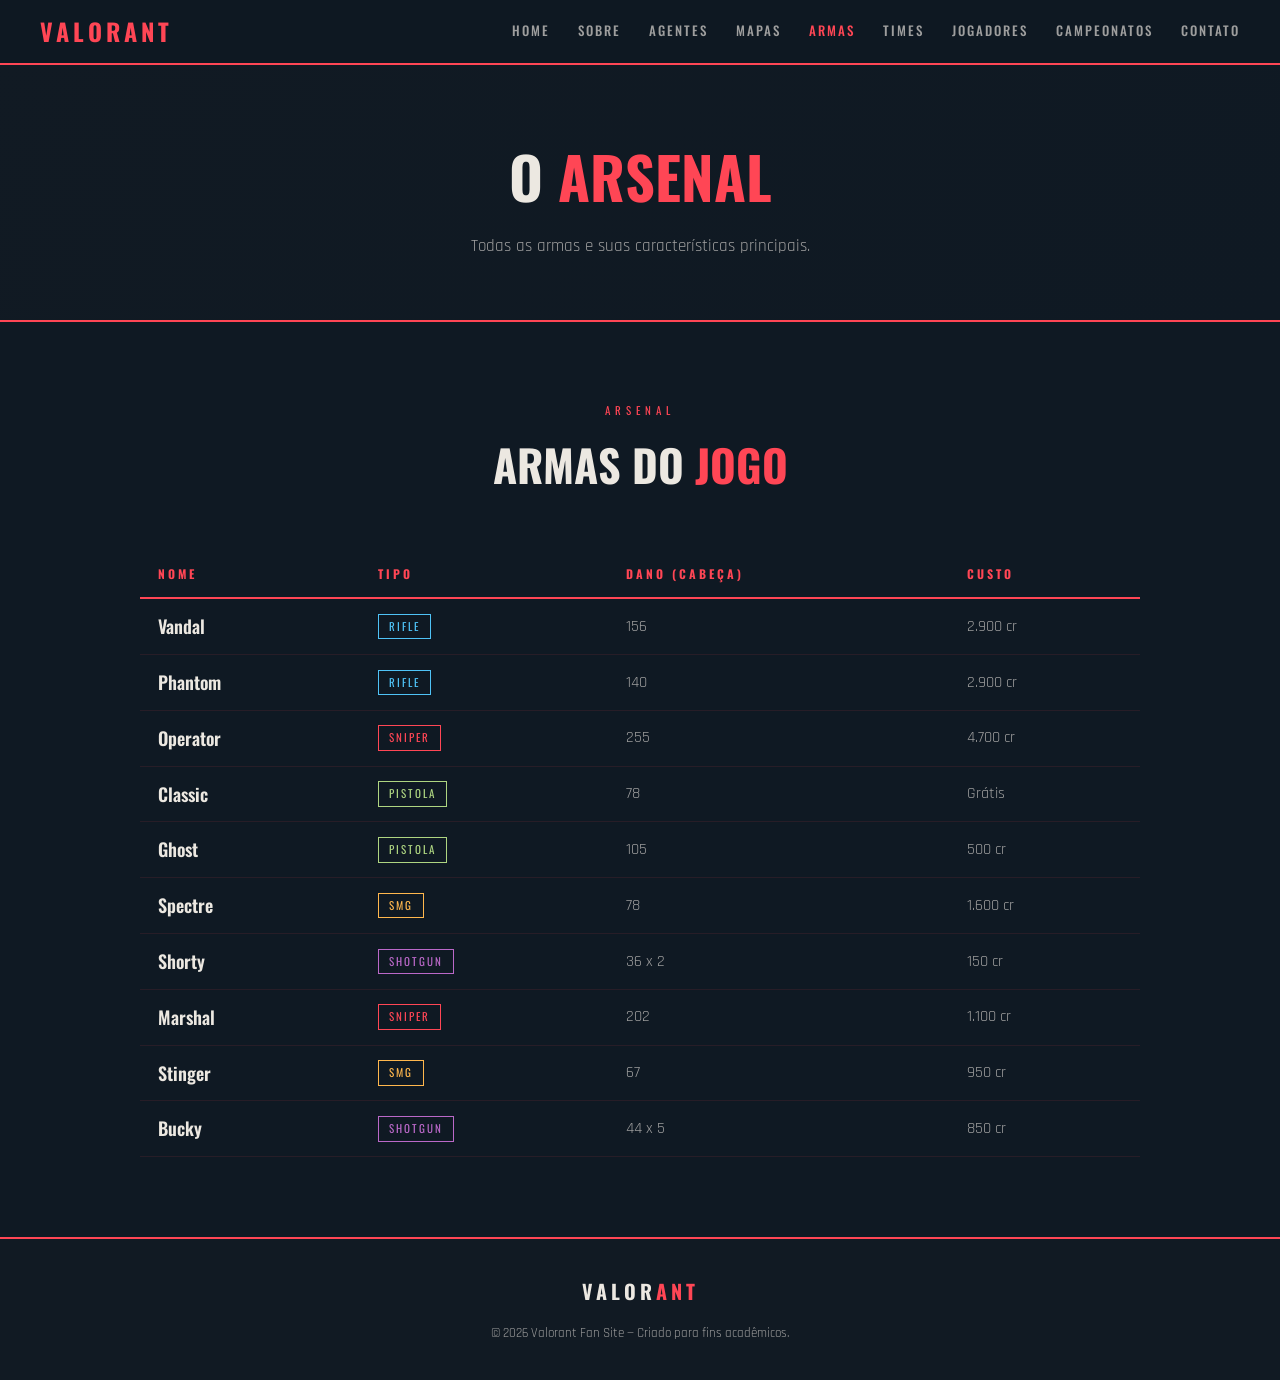
<file: pages/armas.html>
<!DOCTYPE html>
<html lang="pt-BR">
<head>
  <meta charset="UTF-8" />
  <meta name="viewport" content="width=device-width, initial-scale=1.0" />
  <title>Valorant | Armas</title>
  <link rel="stylesheet" href="../css/style.css" />
</head>
<body>

  <!-- BARRA DE NAVEGACAO -->
  <nav class="navbar">
    <div class="navbar__logo"><a href="../index.html">Valor<span>ant</span></a></div>
        <ul class="navbar__links">
      <li><a href="../index.html">Home</a></li>
      <li><a href="sobre.html">Sobre</a></li>
      <li><a href="agentes.html">Agentes</a></li>
      <li><a href="mapas.html">Mapas</a></li>
      <li><a href="armas.html">Armas</a></li>
      <li><a href="times.html">Times</a></li>
      <li><a href="jogadores.html">Jogadores</a></li>
      <li><a href="campeonatos.html">Campeonatos</a></li>
      <li><a href="contato.html">Contato</a></li>
    </ul>
  </nav>

  <section class="pagina-hero">
    <h1 class="pagina-hero__titulo">O <span>Arsenal</span></h1>
    <p class="pagina-hero__sub">Todas as armas e suas características principais.</p>
  </section>

  <section class="secao">
    <div class="secao__cabecalho">
      <span class="secao__label">Arsenal</span>
      <h2 class="secao__titulo">Armas do <span>Jogo</span></h2>
    </div>

    <table class="tabela">
      <thead>
        <tr>
          <th>Nome</th>
          <th>Tipo</th>
          <th>Dano (Cabeça)</th>
          <th>Custo</th>
        </tr>
      </thead>
      <tbody>
        <tr>
          <td>Vandal</td>
          <td><span class="etiqueta etiqueta--rifle">Rifle</span></td>
          <td>156</td>
          <td>2.900 cr</td>
        </tr>
        <tr>
          <td>Phantom</td>
          <td><span class="etiqueta etiqueta--rifle">Rifle</span></td>
          <td>140</td>
          <td>2.900 cr</td>
        </tr>
        <tr>
          <td>Operator</td>
          <td><span class="etiqueta etiqueta--sniper">Sniper</span></td>
          <td>255</td>
          <td>4.700 cr</td>
        </tr>
        <tr>
          <td>Classic</td>
          <td><span class="etiqueta etiqueta--pistola">Pistola</span></td>
          <td>78</td>
          <td>Grátis</td>
        </tr>
        <tr>
          <td>Ghost</td>
          <td><span class="etiqueta etiqueta--pistola">Pistola</span></td>
          <td>105</td>
          <td>500 cr</td>
        </tr>
        <tr>
          <td>Spectre</td>
          <td><span class="etiqueta etiqueta--smg">SMG</span></td>
          <td>78</td>
          <td>1.600 cr</td>
        </tr>
        <tr>
          <td>Shorty</td>
          <td><span class="etiqueta etiqueta--shotgun">Shotgun</span></td>
          <td>36 x 2</td>
          <td>150 cr</td>
        </tr>
        <tr>
          <td>Marshal</td>
          <td><span class="etiqueta etiqueta--sniper">Sniper</span></td>
          <td>202</td>
          <td>1.100 cr</td>
        </tr>
        <tr>
          <td>Stinger</td>
          <td><span class="etiqueta etiqueta--smg">SMG</span></td>
          <td>67</td>
          <td>950 cr</td>
        </tr>
        <tr>
          <td>Bucky</td>
          <td><span class="etiqueta etiqueta--shotgun">Shotgun</span></td>
          <td>44 x 5</td>
          <td>850 cr</td>
        </tr>
      </tbody>
    </table>
  </section>

  <!-- RODAPE -->
  <footer>
    <div class="footer__logo">Valor<span>ant</span></div>
    
    <p class="footer__copy">&copy; 2026 Valorant Fan Site &mdash; Criado para fins acadêmicos.</p>
  </footer>

  <script src="https://code.jquery.com/jquery-3.7.1.min.js"></script>
  <script src="../js/main.js"></script>

</body>
</html>
</file>
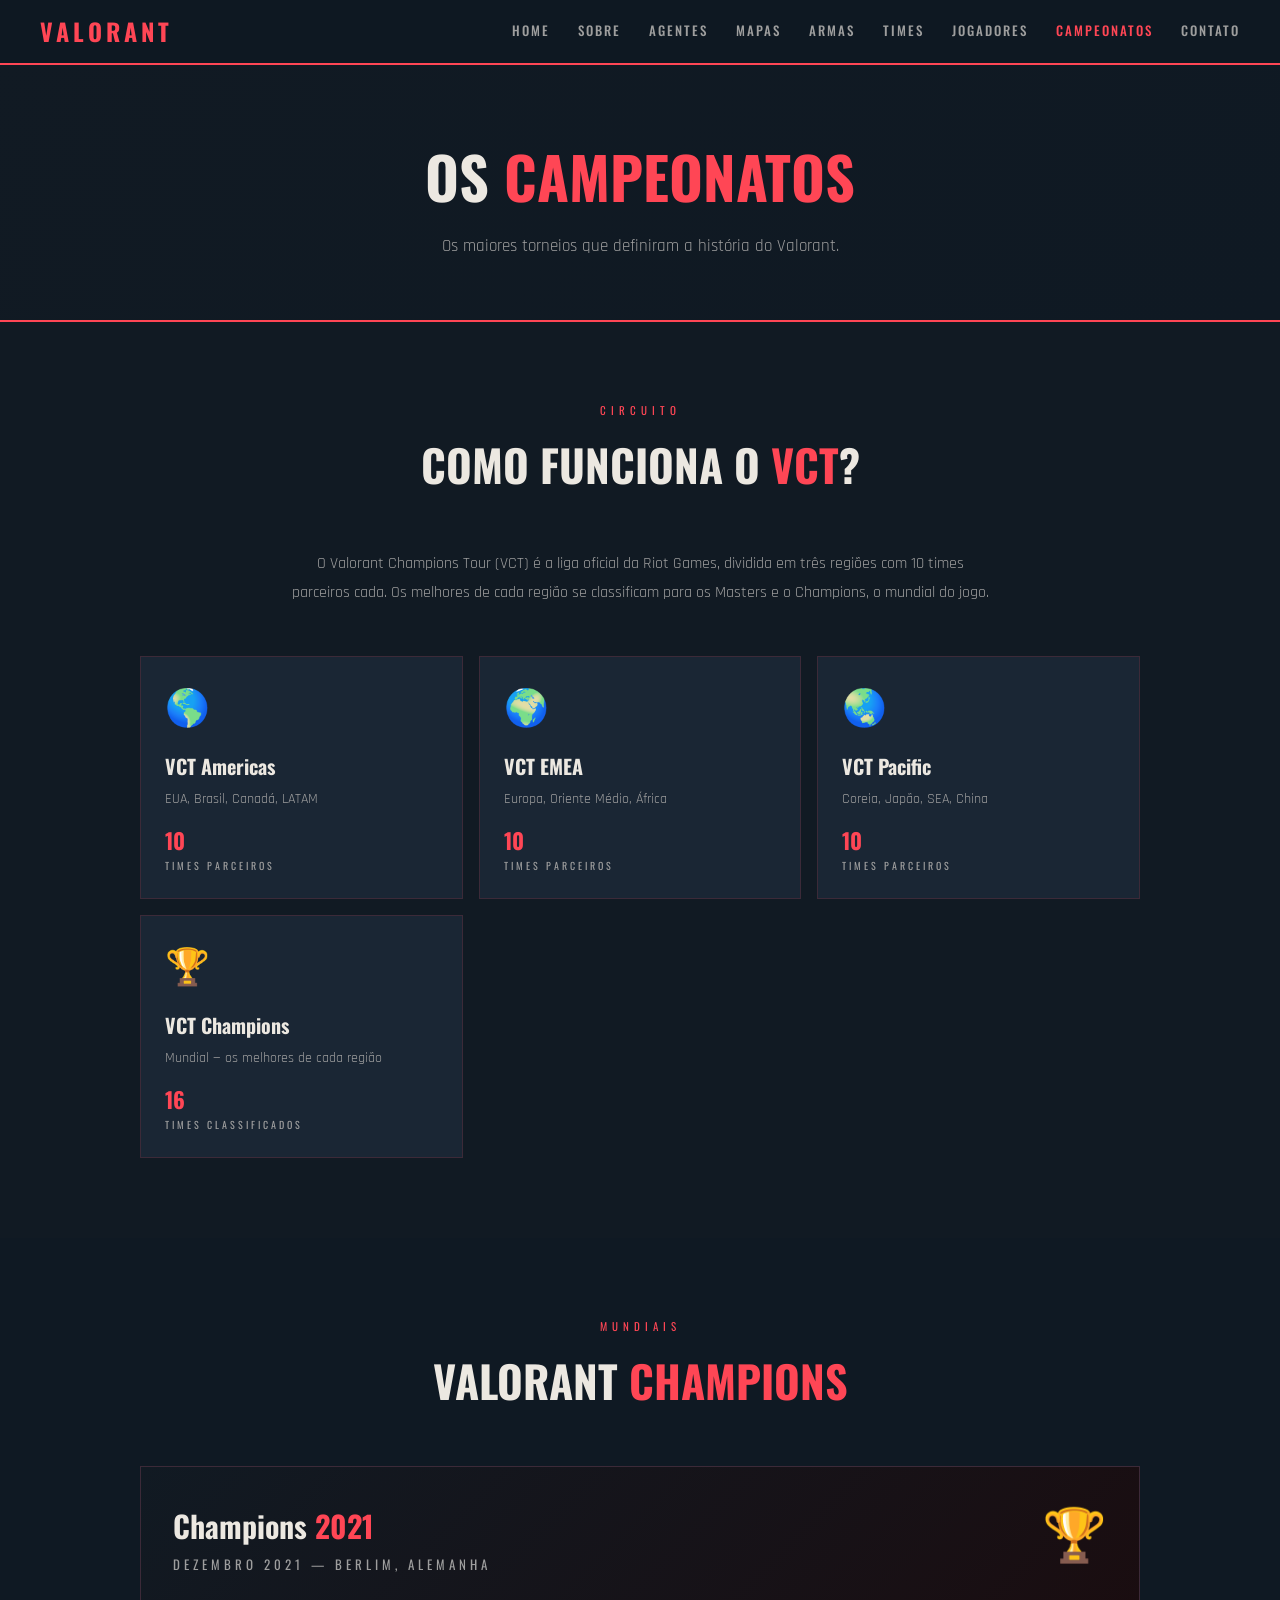
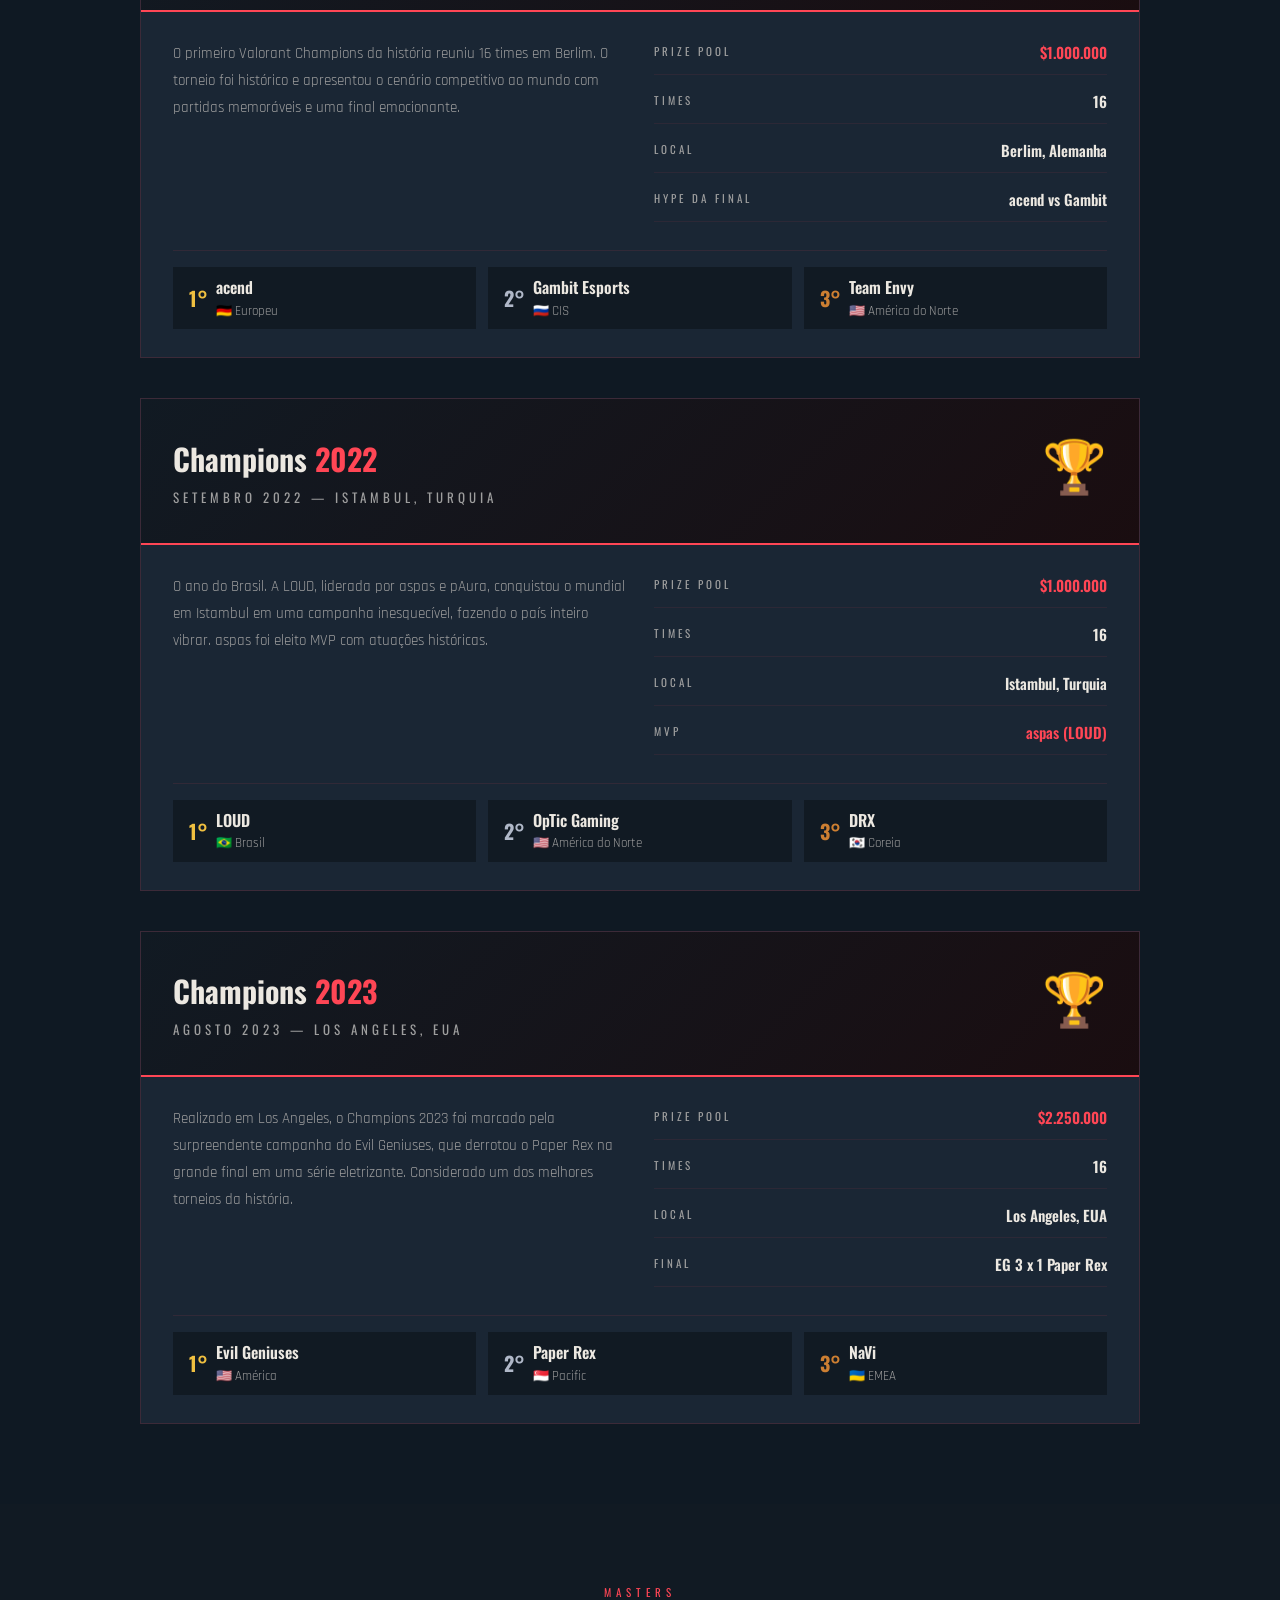
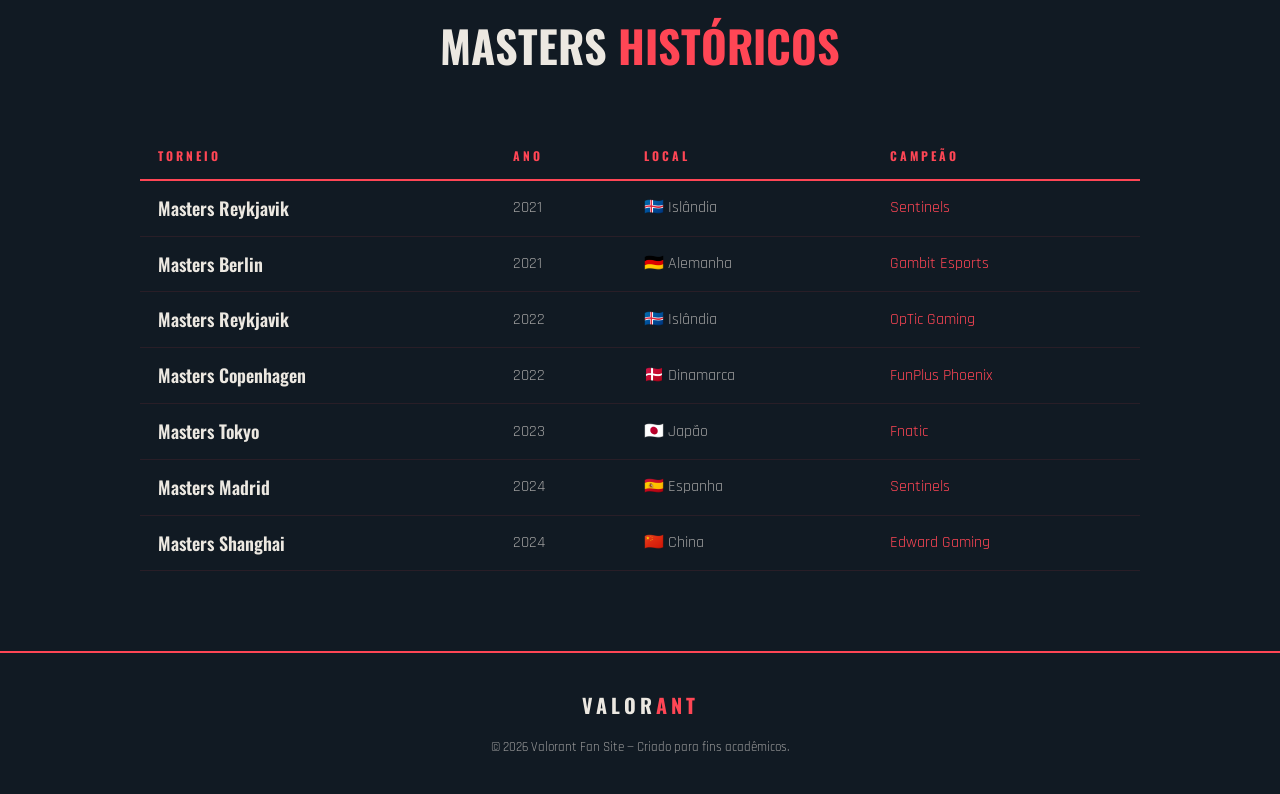
<file: pages/campeonatos.html>
<!DOCTYPE html>
<html lang="pt-BR">
<head>
  <meta charset="UTF-8" />
  <meta name="viewport" content="width=device-width, initial-scale=1.0" />
  <title>Valorant | Campeonatos</title>
  <link rel="stylesheet" href="../css/style.css" />
  <style>
   
    .camp-grid {
      display: flex;
      flex-direction: column;
      gap: 40px;
      max-width: 1000px;
      margin: 0 auto;
    }

    .camp-card {
      background-color: var(--fundo2);
      border: 1px solid rgba(255, 70, 85, 0.15);
      overflow: hidden;
      transition: border-color 0.3s;
    }

    .camp-card:hover {
      border-color: var(--vermelho);
    }

    .camp-card__topo {
      background: linear-gradient(135deg, var(--fundo3), #1a0d10);
      padding: 30px 32px;
      display: flex;
      align-items: center;
      justify-content: space-between;
      flex-wrap: wrap;
      gap: 16px;
      border-bottom: 2px solid var(--vermelho);
    }

    .camp-card__titulo {
      font-family: 'Oswald', sans-serif;
      font-size: 30px;
      font-weight: 700;
      color: var(--branco);
    }

    .camp-card__titulo span {
      color: var(--vermelho);
    }

    .camp-card__ano {
      font-family: 'Oswald', sans-serif;
      font-size: 13px;
      letter-spacing: 4px;
      text-transform: uppercase;
      color: var(--cinza);
      margin-top: 4px;
    }

    .camp-card__trofeu {
      font-size: 52px;
    }

    .camp-card__corpo {
      padding: 28px 32px;
      display: grid;
      grid-template-columns: 1fr 1fr;
      gap: 28px;
    }

    .camp-card__descricao {
      font-size: 15px;
      color: var(--cinza);
      line-height: 1.8;
    }

    .camp-card__info {
      display: flex;
      flex-direction: column;
      gap: 14px;
    }

    .info-linha {
      display: flex;
      justify-content: space-between;
      align-items: center;
      border-bottom: 1px solid rgba(255,70,85,0.08);
      padding-bottom: 10px;
    }

    .info-linha__label {
      font-family: 'Oswald', sans-serif;
      font-size: 11px;
      letter-spacing: 3px;
      text-transform: uppercase;
      color: var(--cinza);
    }

    .info-linha__valor {
      font-family: 'Oswald', sans-serif;
      font-size: 15px;
      font-weight: 600;
      color: var(--branco);
      text-align: right;
    }

    .info-linha__valor.destaque {
      color: var(--vermelho);
    }

    .camp-card__podio {
      grid-column: 1 / -1;
      display: flex;
      gap: 12px;
      flex-wrap: wrap;
      padding-top: 16px;
      border-top: 1px solid rgba(255,70,85,0.1);
    }

    .podio-item {
      display: flex;
      align-items: center;
      gap: 8px;
      background-color: var(--fundo3);
      padding: 8px 16px;
      flex: 1;
      min-width: 160px;
    }

    .podio-item__pos {
      font-family: 'Oswald', sans-serif;
      font-size: 20px;
      font-weight: 700;
    }

    .pos-1 { color: #f0c040; }
    .pos-2 { color: #b0b8c8; }
    .pos-3 { color: #cd7f32; }

    .podio-item__time {
      font-family: 'Oswald', sans-serif;
      font-size: 16px;
      font-weight: 600;
      color: var(--branco);
    }

    .podio-item__pais {
      font-size: 13px;
      color: var(--cinza);
    }

    .vct-regiao {
      display: grid;
      grid-template-columns: repeat(auto-fit, minmax(260px, 1fr));
      gap: 16px;
      max-width: 1000px;
      margin: 0 auto;
    }

    .vct-card {
      background-color: var(--fundo2);
      border: 1px solid rgba(255,70,85,0.15);
      padding: 24px;
      transition: border-color 0.3s;
    }

    .vct-card:hover { border-color: var(--vermelho); }

    .vct-card__icone {
      font-size: 36px;
      margin-bottom: 12px;
    }

    .vct-card__nome {
      font-family: 'Oswald', sans-serif;
      font-size: 20px;
      font-weight: 700;
      color: var(--branco);
      margin-bottom: 6px;
    }

    .vct-card__paises {
      font-size: 14px;
      color: var(--cinza);
      margin-bottom: 12px;
    }

    .vct-card__times {
      font-family: 'Oswald', sans-serif;
      font-size: 22px;
      font-weight: 700;
      color: var(--vermelho);
    }

    .vct-card__label {
      font-family: 'Oswald', sans-serif;
      font-size: 10px;
      letter-spacing: 3px;
      text-transform: uppercase;
      color: var(--cinza);
    }

    @media (max-width: 640px) {
      .camp-card__corpo {
        grid-template-columns: 1fr;
      }
    }
  </style>
</head>
<body>

  <nav class="navbar">
    <div class="navbar__logo"><a href="../index.html">Valor<span>ant</span></a></div>
    <ul class="navbar__links">
      <li><a href="../index.html">Home</a></li>
      <li><a href="sobre.html">Sobre</a></li>
      <li><a href="agentes.html">Agentes</a></li>
      <li><a href="mapas.html">Mapas</a></li>
      <li><a href="armas.html">Armas</a></li>
      <li><a href="times.html">Times</a></li>
      <li><a href="jogadores.html">Jogadores</a></li>
      <li><a href="campeonatos.html" class="active">Campeonatos</a></li>
      <li><a href="contato.html">Contato</a></li>
    </ul>
  </nav>

  <section class="pagina-hero">
    <h1 class="pagina-hero__titulo">Os <span>Campeonatos</span></h1>
    <p class="pagina-hero__sub">Os maiores torneios que definiram a história do Valorant.</p>
  </section>

  <section class="secao secao--escura">
    <div class="secao__cabecalho">
      <span class="secao__label">Circuito</span>
      <h2 class="secao__titulo">Como funciona o <span>VCT</span>?</h2>
    </div>
    <p style="text-align:center; color: var(--cinza); font-size:16px; max-width:700px; margin: 0 auto 48px; line-height:1.8;">
      O Valorant Champions Tour (VCT) é a liga oficial da Riot Games, dividida em três regiões com 10 times parceiros cada. Os melhores de cada região se classificam para os Masters e o Champions, o mundial do jogo.
    </p>
    <div class="vct-regiao">
      <div class="vct-card">
        <div class="vct-card__icone">🌎</div>
        <div class="vct-card__nome">VCT Americas</div>
        <div class="vct-card__paises">EUA, Brasil, Canadá, LATAM</div>
        <div class="vct-card__times">10</div>
        <div class="vct-card__label">Times parceiros</div>
      </div>
      <div class="vct-card">
        <div class="vct-card__icone">🌍</div>
        <div class="vct-card__nome">VCT EMEA</div>
        <div class="vct-card__paises">Europa, Oriente Médio, África</div>
        <div class="vct-card__times">10</div>
        <div class="vct-card__label">Times parceiros</div>
      </div>
      <div class="vct-card">
        <div class="vct-card__icone">🌏</div>
        <div class="vct-card__nome">VCT Pacific</div>
        <div class="vct-card__paises">Coreia, Japão, SEA, China</div>
        <div class="vct-card__times">10</div>
        <div class="vct-card__label">Times parceiros</div>
      </div>
      <div class="vct-card">
        <div class="vct-card__icone">🏆</div>
        <div class="vct-card__nome">VCT Champions</div>
        <div class="vct-card__paises">Mundial — os melhores de cada região</div>
        <div class="vct-card__times">16</div>
        <div class="vct-card__label">Times classificados</div>
      </div>
    </div>
  </section>

  <section class="secao">
    <div class="secao__cabecalho">
      <span class="secao__label">Mundiais</span>
      <h2 class="secao__titulo">Valorant <span>Champions</span></h2>
    </div>

    <div class="camp-grid">

      <div class="camp-card">
        <div class="camp-card__topo">
          <div>
            <div class="camp-card__titulo">Champions <span>2021</span></div>
            <div class="camp-card__ano">Dezembro 2021 &mdash; Berlim, Alemanha</div>
          </div>
          <div class="camp-card__trofeu">🏆</div>
        </div>
        <div class="camp-card__corpo">
          <p class="camp-card__descricao">
            O primeiro Valorant Champions da história reuniu 16 times em Berlim. O torneio foi histórico e apresentou o cenário competitivo ao mundo com partidas memoráveis e uma final emocionante.
          </p>
          <div class="camp-card__info">
            <div class="info-linha">
              <span class="info-linha__label">Prize Pool</span>
              <span class="info-linha__valor destaque">$1.000.000</span>
            </div>
            <div class="info-linha">
              <span class="info-linha__label">Times</span>
              <span class="info-linha__valor">16</span>
            </div>
            <div class="info-linha">
              <span class="info-linha__label">Local</span>
              <span class="info-linha__valor">Berlim, Alemanha</span>
            </div>
            <div class="info-linha">
              <span class="info-linha__label">Hype da Final</span>
              <span class="info-linha__valor">acend vs Gambit</span>
            </div>
          </div>
          <div class="camp-card__podio">
            <div class="podio-item">
              <span class="podio-item__pos pos-1">1°</span>
              <div>
                <div class="podio-item__time">acend</div>
                <div class="podio-item__pais">🇩🇪 Europeu</div>
              </div>
            </div>
            <div class="podio-item">
              <span class="podio-item__pos pos-2">2°</span>
              <div>
                <div class="podio-item__time">Gambit Esports</div>
                <div class="podio-item__pais">🇷🇺 CIS</div>
              </div>
            </div>
            <div class="podio-item">
              <span class="podio-item__pos pos-3">3°</span>
              <div>
                <div class="podio-item__time">Team Envy</div>
                <div class="podio-item__pais">🇺🇸 América do Norte</div>
              </div>
            </div>
          </div>
        </div>
      </div>

      <div class="camp-card">
        <div class="camp-card__topo">
          <div>
            <div class="camp-card__titulo">Champions <span>2022</span></div>
            <div class="camp-card__ano">Setembro 2022 &mdash; Istambul, Turquia</div>
          </div>
          <div class="camp-card__trofeu">🏆</div>
        </div>
        <div class="camp-card__corpo">
          <p class="camp-card__descricao">
            O ano do Brasil. A LOUD, liderada por aspas e pAura, conquistou o mundial em Istambul em uma campanha inesquecível, fazendo o país inteiro vibrar. aspas foi eleito MVP com atuações históricas.
          </p>
          <div class="camp-card__info">
            <div class="info-linha">
              <span class="info-linha__label">Prize Pool</span>
              <span class="info-linha__valor destaque">$1.000.000</span>
            </div>
            <div class="info-linha">
              <span class="info-linha__label">Times</span>
              <span class="info-linha__valor">16</span>
            </div>
            <div class="info-linha">
              <span class="info-linha__label">Local</span>
              <span class="info-linha__valor">Istambul, Turquia</span>
            </div>
            <div class="info-linha">
              <span class="info-linha__label">MVP</span>
              <span class="info-linha__valor destaque">aspas (LOUD)</span>
            </div>
          </div>
          <div class="camp-card__podio">
            <div class="podio-item">
              <span class="podio-item__pos pos-1">1°</span>
              <div>
                <div class="podio-item__time">LOUD</div>
                <div class="podio-item__pais">🇧🇷 Brasil</div>
              </div>
            </div>
            <div class="podio-item">
              <span class="podio-item__pos pos-2">2°</span>
              <div>
                <div class="podio-item__time">OpTic Gaming</div>
                <div class="podio-item__pais">🇺🇸 América do Norte</div>
              </div>
            </div>
            <div class="podio-item">
              <span class="podio-item__pos pos-3">3°</span>
              <div>
                <div class="podio-item__time">DRX</div>
                <div class="podio-item__pais">🇰🇷 Coreia</div>
              </div>
            </div>
          </div>
        </div>
      </div>

      <div class="camp-card">
        <div class="camp-card__topo">
          <div>
            <div class="camp-card__titulo">Champions <span>2023</span></div>
            <div class="camp-card__ano">Agosto 2023 &mdash; Los Angeles, EUA</div>
          </div>
          <div class="camp-card__trofeu">🏆</div>
        </div>
        <div class="camp-card__corpo">
          <p class="camp-card__descricao">
            Realizado em Los Angeles, o Champions 2023 foi marcado pela surpreendente campanha do Evil Geniuses, que derrotou o Paper Rex na grande final em uma série eletrizante. Considerado um dos melhores torneios da história.
          </p>
          <div class="camp-card__info">
            <div class="info-linha">
              <span class="info-linha__label">Prize Pool</span>
              <span class="info-linha__valor destaque">$2.250.000</span>
            </div>
            <div class="info-linha">
              <span class="info-linha__label">Times</span>
              <span class="info-linha__valor">16</span>
            </div>
            <div class="info-linha">
              <span class="info-linha__label">Local</span>
              <span class="info-linha__valor">Los Angeles, EUA</span>
            </div>
            <div class="info-linha">
              <span class="info-linha__label">Final</span>
              <span class="info-linha__valor">EG 3 x 1 Paper Rex</span>
            </div>
          </div>
          <div class="camp-card__podio">
            <div class="podio-item">
              <span class="podio-item__pos pos-1">1°</span>
              <div>
                <div class="podio-item__time">Evil Geniuses</div>
                <div class="podio-item__pais">🇺🇸 América</div>
              </div>
            </div>
            <div class="podio-item">
              <span class="podio-item__pos pos-2">2°</span>
              <div>
                <div class="podio-item__time">Paper Rex</div>
                <div class="podio-item__pais">🇸🇬 Pacific</div>
              </div>
            </div>
            <div class="podio-item">
              <span class="podio-item__pos pos-3">3°</span>
              <div>
                <div class="podio-item__time">NaVi</div>
                <div class="podio-item__pais">🇺🇦 EMEA</div>
              </div>
            </div>
          </div>
        </div>
      </div>

    </div>
  </section>

  <section class="secao secao--escura">
    <div class="secao__cabecalho">
      <span class="secao__label">Masters</span>
      <h2 class="secao__titulo">Masters <span>Históricos</span></h2>
    </div>
    <div style="max-width:1000px; margin: 0 auto;">
      <table class="tabela">
        <thead>
          <tr>
            <th>Torneio</th>
            <th>Ano</th>
            <th>Local</th>
            <th>Campeão</th>
          </tr>
        </thead>
        <tbody>
          <tr>
            <td>Masters Reykjavik</td>
            <td>2021</td>
            <td>🇮🇸 Islândia</td>
            <td style="color: var(--vermelho);">Sentinels</td>
          </tr>
          <tr>
            <td>Masters Berlin</td>
            <td>2021</td>
            <td>🇩🇪 Alemanha</td>
            <td style="color: var(--vermelho);">Gambit Esports</td>
          </tr>
          <tr>
            <td>Masters Reykjavik</td>
            <td>2022</td>
            <td>🇮🇸 Islândia</td>
            <td style="color: var(--vermelho);">OpTic Gaming</td>
          </tr>
          <tr>
            <td>Masters Copenhagen</td>
            <td>2022</td>
            <td>🇩🇰 Dinamarca</td>
            <td style="color: var(--vermelho);">FunPlus Phoenix</td>
          </tr>
          <tr>
            <td>Masters Tokyo</td>
            <td>2023</td>
            <td>🇯🇵 Japão</td>
            <td style="color: var(--vermelho);">Fnatic</td>
          </tr>
          <tr>
            <td>Masters Madrid</td>
            <td>2024</td>
            <td>🇪🇸 Espanha</td>
            <td style="color: var(--vermelho);">Sentinels</td>
          </tr>
          <tr>
            <td>Masters Shanghai</td>
            <td>2024</td>
            <td>🇨🇳 China</td>
            <td style="color: var(--vermelho);">Edward Gaming</td>
          </tr>
        </tbody>
      </table>
    </div>
  </section>

  <footer>
    <div class="footer__logo">Valor<span>ant</span></div>
    <p class="footer__copy">&copy; 2026 Valorant Fan Site &mdash; Criado para fins acadêmicos.</p>
  </footer>

  <script src="https://code.jquery.com/jquery-3.7.1.min.js"></script>
  <script src="../js/main.js"></script>
</body>
</html>
</file>
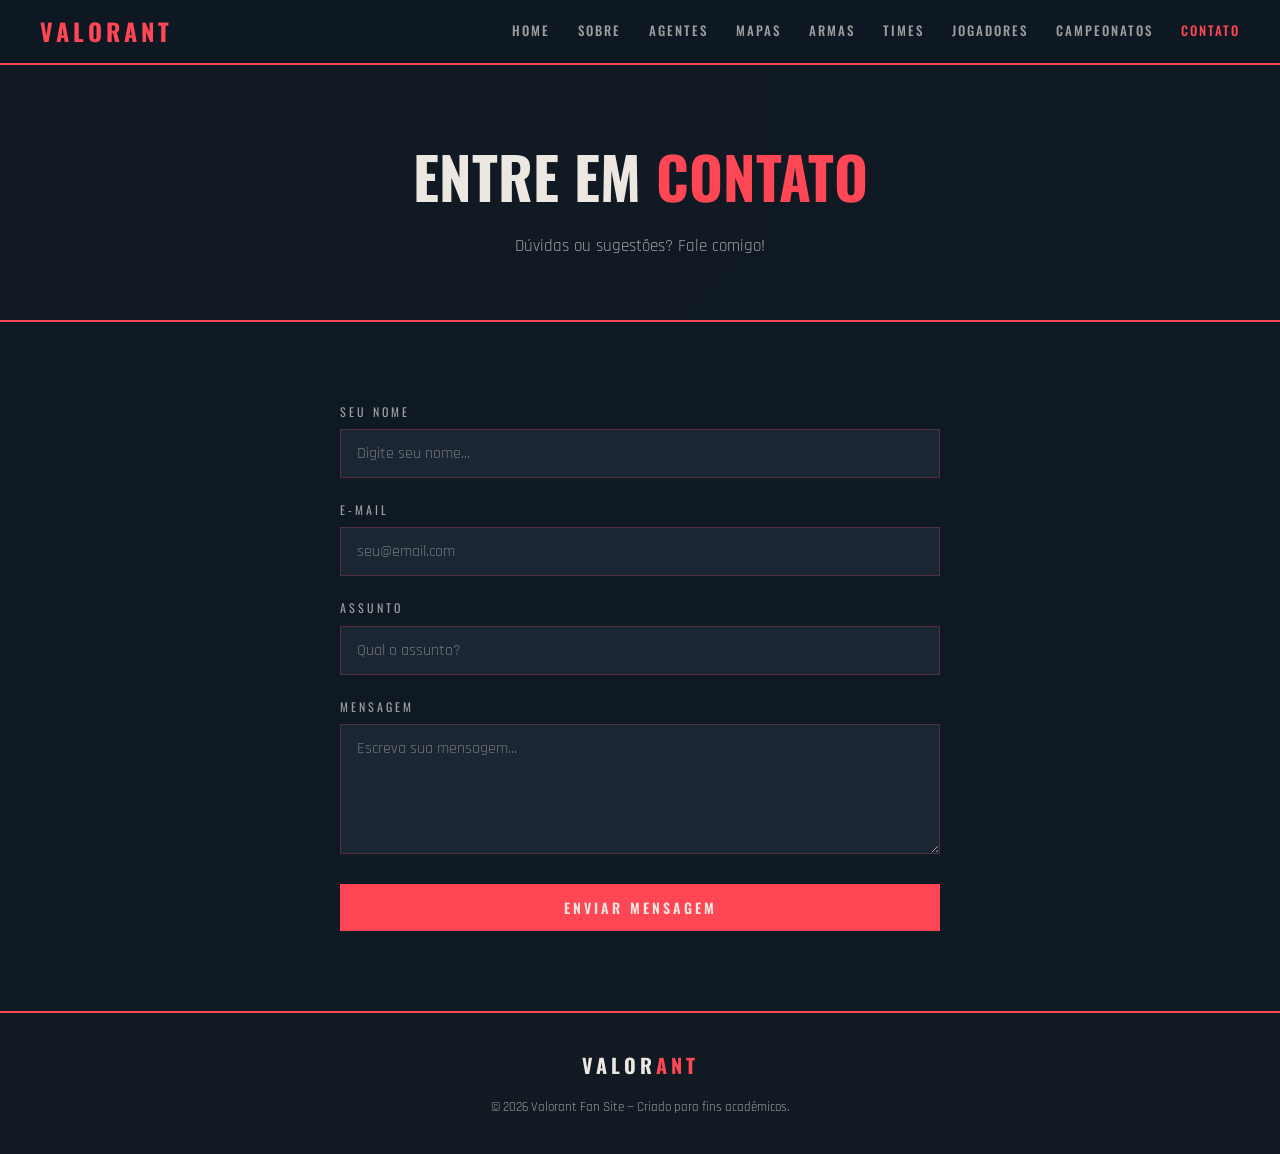
<file: pages/contato.html>
<!DOCTYPE html>
<html lang="pt-BR">
<head>
  <meta charset="UTF-8" />
  <meta name="viewport" content="width=device-width, initial-scale=1.0" />
  <title>Valorant | Contato</title>
  <link rel="stylesheet" href="../css/style.css" />
</head>
<body>

  <nav class="navbar">
    <div class="navbar__logo"><a href="../index.html">Valor<span>ant</span></a></div>
        <ul class="navbar__links">
      <li><a href="../index.html">Home</a></li>
      <li><a href="sobre.html">Sobre</a></li>
      <li><a href="agentes.html">Agentes</a></li>
      <li><a href="mapas.html">Mapas</a></li>
      <li><a href="armas.html">Armas</a></li>
      <li><a href="times.html">Times</a></li>
      <li><a href="jogadores.html">Jogadores</a></li>
      <li><a href="campeonatos.html">Campeonatos</a></li>
      <li><a href="contato.html">Contato</a></li>
    </ul>
  </nav>

  <section class="pagina-hero">
    <h1 class="pagina-hero__titulo">Entre em <span>Contato</span></h1>
    <p class="pagina-hero__sub">Dúvidas ou sugestões? Fale comigo!</p>
  </section>

  <section class="secao">
    <div style="max-width: 600px; margin: 0 auto;">

      <div class="grupo">
        <label for="nome">Seu Nome</label>
        <input type="text" id="nome" placeholder="Digite seu nome..." />
      </div>

      <div class="grupo">
        <label for="email">E-mail</label>
        <input type="email" id="email" placeholder="seu@email.com" />
      </div>

      <div class="grupo">
        <label for="assunto">Assunto</label>
        <input type="text" id="assunto" placeholder="Qual o assunto?" />
      </div>

      <div class="grupo">
        <label for="mensagem">Mensagem</label>
        <textarea id="mensagem" placeholder="Escreva sua mensagem..."></textarea>
      </div>

      <button class="btn btn--vermelho" id="btn-enviar" style="width: 100%;">Enviar Mensagem</button>

      <div class="mensagem-ok" id="aviso-ok">&#10003; Mensagem enviada com sucesso!</div>

    </div>
  </section>

  <footer>
    <div class="footer__logo">Valor<span>ant</span></div>
    
    <p class="footer__copy">&copy; 2026 Valorant Fan Site &mdash; Criado para fins acadêmicos.</p>
  </footer>

  <script src="https://code.jquery.com/jquery-3.7.1.min.js"></script>
  <script src="../js/main.js"></script>

  <script>
    $('#btn-enviar').on('click', function () {
      var nome     = $('#nome').val().trim();
      var email    = $('#email').val().trim();
      var mensagem = $('#mensagem').val().trim();

      if (nome === '' || email === '' || mensagem === '') {
        alert('Por favor, preencha todos os campos obrigatórios.');
        return;
      }

      $('#aviso-ok').fadeIn(400);
      $('#nome, #email, #assunto, #mensagem').val('');

      setTimeout(function () {
        $('#aviso-ok').fadeOut(400);
      }, 4000);
    });
  </script>

</body>
</html>
</file>
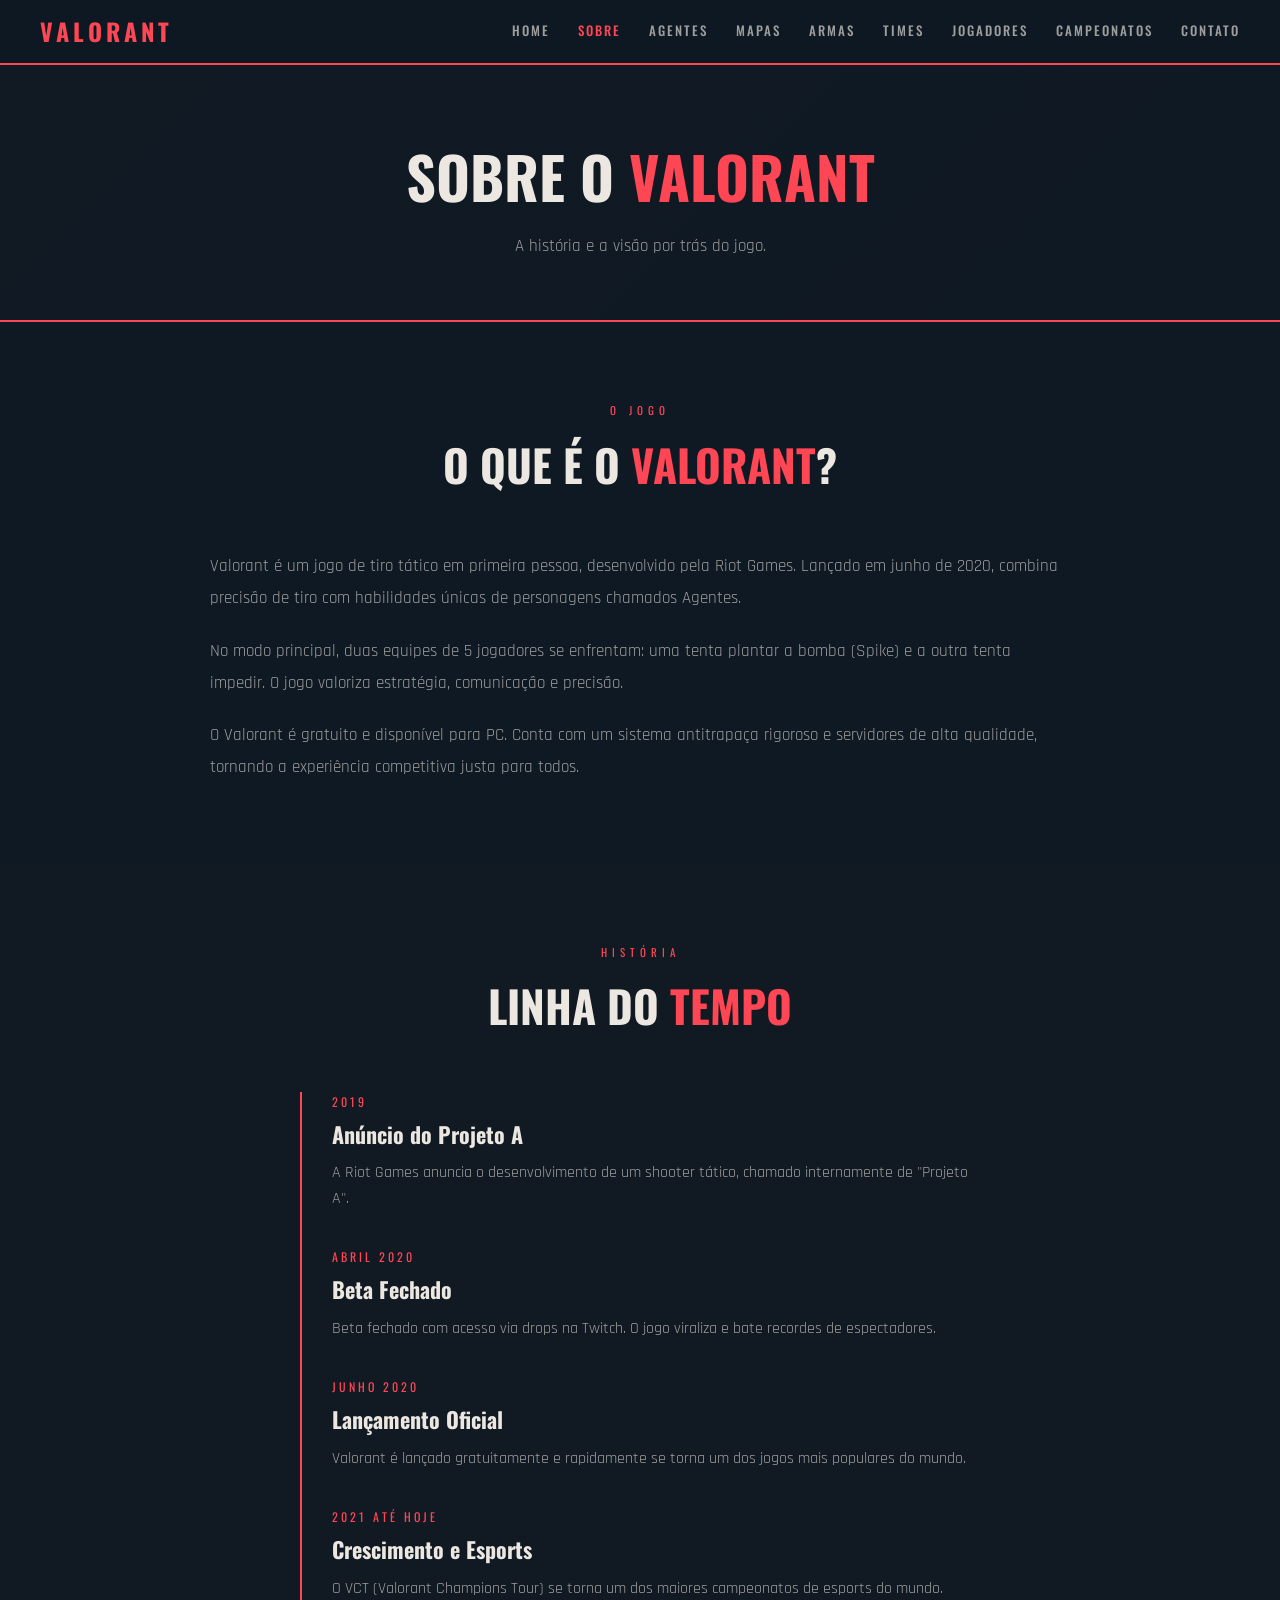
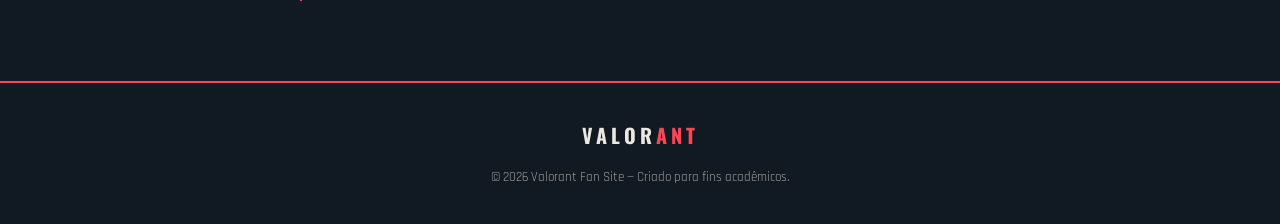
<file: pages/sobre.html>
<!DOCTYPE html>
<html lang="pt-BR">
<head>
  <meta charset="UTF-8" />
  <meta name="viewport" content="width=device-width, initial-scale=1.0" />
  <title>Valorant | Sobre</title>
  <link rel="stylesheet" href="../css/style.css" />
</head>
<body>

  <nav class="navbar">
    <div class="navbar__logo"><a href="../index.html">Valor<span>ant</span></a></div>
        <ul class="navbar__links">
      <li><a href="../index.html">Home</a></li>
      <li><a href="sobre.html">Sobre</a></li>
      <li><a href="agentes.html">Agentes</a></li>
      <li><a href="mapas.html">Mapas</a></li>
      <li><a href="armas.html">Armas</a></li>
      <li><a href="times.html">Times</a></li>
      <li><a href="jogadores.html">Jogadores</a></li>
      <li><a href="campeonatos.html">Campeonatos</a></li>
      <li><a href="contato.html">Contato</a></li>
    </ul>
  </nav>

  <section class="pagina-hero">
    <h1 class="pagina-hero__titulo">Sobre o <span>Valorant</span></h1>
    <p class="pagina-hero__sub">A história e a visão por trás do jogo.</p>
  </section>

  <section class="secao">
    <div style="max-width: 860px; margin: 0 auto;">
      <div class="secao__cabecalho">
        <span class="secao__label">O Jogo</span>
        <h2 class="secao__titulo">O que é o <span>Valorant</span>?</h2>
      </div>

      <p style="color: var(--cinza); font-size: 17px; line-height: 1.9; margin-bottom: 20px;">
        Valorant é um jogo de tiro tático em primeira pessoa, desenvolvido pela Riot Games.
        Lançado em junho de 2020, combina precisão de tiro com habilidades únicas de personagens chamados Agentes.
      </p>

      <p style="color: var(--cinza); font-size: 17px; line-height: 1.9; margin-bottom: 20px;">
        No modo principal, duas equipes de 5 jogadores se enfrentam: uma tenta plantar a bomba (Spike)
        e a outra tenta impedir. O jogo valoriza estratégia, comunicação e precisão.
      </p>

      <p style="color: var(--cinza); font-size: 17px; line-height: 1.9;">
        O Valorant é gratuito e disponível para PC. Conta com um sistema antitrapaça rigoroso
        e servidores de alta qualidade, tornando a experiência competitiva justa para todos.
      </p>
    </div>
  </section>

  <section class="secao secao--escura">
    <div class="secao__cabecalho">
      <span class="secao__label">História</span>
      <h2 class="secao__titulo">Linha do <span>Tempo</span></h2>
    </div>

    <div style="max-width: 680px; margin: 0 auto; border-left: 2px solid var(--vermelho); padding-left: 30px; display: flex; flex-direction: column; gap: 36px;">

      <div>
        <p style="font-family: 'Oswald', sans-serif; color: var(--vermelho); font-size: 12px; letter-spacing: 3px; text-transform: uppercase; margin-bottom: 6px;">2019</p>
        <h3 style="font-family: 'Oswald', sans-serif; font-size: 22px; color: var(--branco); margin-bottom: 8px;">Anúncio do Projeto A</h3>
        <p style="color: var(--cinza); font-size: 16px;">A Riot Games anuncia o desenvolvimento de um shooter tático, chamado internamente de "Projeto A".</p>
      </div>

      <div>
        <p style="font-family: 'Oswald', sans-serif; color: var(--vermelho); font-size: 12px; letter-spacing: 3px; text-transform: uppercase; margin-bottom: 6px;">Abril 2020</p>
        <h3 style="font-family: 'Oswald', sans-serif; font-size: 22px; color: var(--branco); margin-bottom: 8px;">Beta Fechado</h3>
        <p style="color: var(--cinza); font-size: 16px;">Beta fechado com acesso via drops na Twitch. O jogo viraliza e bate recordes de espectadores.</p>
      </div>

      <div>
        <p style="font-family: 'Oswald', sans-serif; color: var(--vermelho); font-size: 12px; letter-spacing: 3px; text-transform: uppercase; margin-bottom: 6px;">Junho 2020</p>
        <h3 style="font-family: 'Oswald', sans-serif; font-size: 22px; color: var(--branco); margin-bottom: 8px;">Lançamento Oficial</h3>
        <p style="color: var(--cinza); font-size: 16px;">Valorant é lançado gratuitamente e rapidamente se torna um dos jogos mais populares do mundo.</p>
      </div>

      <div>
        <p style="font-family: 'Oswald', sans-serif; color: var(--vermelho); font-size: 12px; letter-spacing: 3px; text-transform: uppercase; margin-bottom: 6px;">2021 até hoje</p>
        <h3 style="font-family: 'Oswald', sans-serif; font-size: 22px; color: var(--branco); margin-bottom: 8px;">Crescimento e Esports</h3>
        <p style="color: var(--cinza); font-size: 16px;">O VCT (Valorant Champions Tour) se torna um dos maiores campeonatos de esports do mundo.</p>
      </div>

    </div>
  </section>

  <footer>
    <div class="footer__logo">Valor<span>ant</span></div>
    
    <p class="footer__copy">&copy; 2026 Valorant Fan Site &mdash; Criado para fins acadêmicos.</p>
  </footer>

  <script src="https://code.jquery.com/jquery-3.7.1.min.js"></script>
  <script src="../js/main.js"></script>

</body>
</html>
</file>
<file: css/style.css>
@import url('https://fonts.googleapis.com/css2?family=Rajdhani:wght@400;500;600;700&family=Oswald:wght@400;600;700&display=swap');

:root {
  --vermelho: #ff4655;
  --vermelho-escuro: #c0392b;
  --branco: #ece8e1;
  --cinza: #9e9e9e;
  --fundo: #0f1923;
  --fundo2: #1a2634;
  --fundo3: #111a23;
}

* {
  margin: 0;
  padding: 0;
  box-sizing: border-box;
}

body {
  background-color: var(--fundo);
  color: var(--branco);
  font-family: 'Rajdhani', sans-serif;
  font-size: 16px;
  line-height: 1.6;
}

a {
  text-decoration: none;
  color: inherit;
}

img {
  max-width: 100%;
  display: block;
}

ul { list-style: none; }

.navbar {
  position: fixed;
  top: 0;
  left: 0;
  width: 100%;
  z-index: 999;
  background-color: rgba(15, 25, 35, 0.97);
  border-bottom: 2px solid var(--vermelho);
  padding: 0 40px;
  height: 65px;
  display: flex;
  align-items: center;
  justify-content: space-between;
}

.navbar__logo {
  font-family: 'Oswald', sans-serif;
  font-size: 24px;
  font-weight: 700;
  letter-spacing: 4px;
  text-transform: uppercase;
  color: var(--vermelho);
}


.navbar__links {
  display: flex;
  gap: 28px;
}

.navbar__links a {
  font-family: 'Oswald', sans-serif;
  font-size: 13px;
  font-weight: 500;
  letter-spacing: 2px;
  text-transform: uppercase;
  color: var(--cinza);
  transition: color 0.3s;
}

.navbar__links a:hover,
.navbar__links a.active {
  color: var(--vermelho);
}

.hero {
  min-height: 100vh;
  padding-top: 65px;
  display: flex;
  align-items: center;
  justify-content: center;
  text-align: center;
  background-image: url('/{images,css,js,pages}/Tour\ De\ Force\ Console\ GIF\ by\ Xbox.gif');
  background-size: cover;
  background-position: center;
}

.hero__conteudo {
  max-width: 800px;
  padding: 40px 20px;
}

.hero__titulo {
  font-family: 'Oswald', sans-serif;
  font-size: 80px;
  font-weight: 700;
  text-transform: uppercase;
  line-height: 1;
  margin-bottom: 20px;
}

.hero__titulo span { color: var(--vermelho); }

.hero__texto {
  font-size: 18px;
  color: var(--cinza);
  margin-bottom: 36px;
}

.btn {
  font-family: 'Oswald', sans-serif;
  font-size: 14px;
  font-weight: 600;
  letter-spacing: 3px;
  text-transform: uppercase;
  padding: 13px 32px;
  border: none;
  cursor: pointer;
  display: inline-block;
  transition: all 0.3s;
}

.btn--vermelho {
  background-color: var(--vermelho);
  color: var(--branco);
}

.btn--vermelho:hover {
  background-color: var(--vermelho-escuro);
}

.btn--borda {
  background-color: transparent;
  color: var(--branco);
  border: 2px solid var(--branco);
}

.btn--borda:hover {
  border-color: var(--vermelho);
  color: var(--vermelho);
}

.grupo-botoes {
  display: flex;
  gap: 14px;
  justify-content: center;
  flex-wrap: wrap;
}
.secao {
  padding: 80px 40px;
}

.secao--escura {
  background-color: var(--fundo3);
}

.secao__cabecalho {
  text-align: center;
  margin-bottom: 50px;
}

.secao__label {
  display: block;
  font-family: 'Oswald', sans-serif;
  font-size: 11px;
  letter-spacing: 5px;
  text-transform: uppercase;
  color: var(--vermelho);
  margin-bottom: 10px;
}

.secao__titulo {
  font-family: 'Oswald', sans-serif;
  font-size: 44px;
  font-weight: 700;
  text-transform: uppercase;
}

.secao__titulo span { color: var(--vermelho); }

.stats {
  display: grid;
  grid-template-columns: repeat(auto-fit, minmax(180px, 1fr));
  max-width: 900px;
  margin: 0 auto;
  gap: 1px;
  background-color: rgba(255, 70, 85, 0.2);
}

.stat {
  background-color: var(--fundo);
  padding: 44px 20px;
  text-align: center;
}

.stat__numero {
  font-family: 'Oswald', sans-serif;
  font-size: 52px;
  font-weight: 700;
  color: var(--vermelho);
  line-height: 1;
}

.stat__nome {
  font-family: 'Oswald', sans-serif;
  font-size: 12px;
  letter-spacing: 3px;
  text-transform: uppercase;
  color: var(--cinza);
  margin-top: 6px;
}

.cards {
  display: grid;
  grid-template-columns: repeat(auto-fit, minmax(260px, 1fr));
  gap: 20px;
  max-width: 1200px;
  margin: 0 auto;
}

.card {
  background-color: var(--fundo2);
  border: 1px solid rgba(255, 70, 85, 0.15);
  overflow: hidden;
  transition: transform 0.3s, border-color 0.3s;
}

.card:hover {
  transform: translateY(-6px);
  border-color: var(--vermelho);
}

.card__img {
  width: 100%;
  height: 220px;
  object-fit: contain;
  object-position: center;
  background-color: var(--fundo3);
}

.card__corpo {
  padding: 18px;
}

.card__tipo {
  font-family: 'Oswald', sans-serif;
  font-size: 11px;
  letter-spacing: 3px;
  text-transform: uppercase;
  color: var(--vermelho);
  margin-bottom: 6px;
}

.card__nome {
  font-family: 'Oswald', sans-serif;
  font-size: 22px;
  font-weight: 700;
  color: var(--branco);
  margin-bottom: 8px;
}

.card__descricao {
  font-size: 15px;
  color: var(--cinza);
}

.secao-carrossel {
  padding: 80px 0;
  background-color: var(--fundo2);
  overflow: hidden;
}

.secao-carrossel .secao__cabecalho {
  padding: 0 40px;
}

.swiper {

  padding: 10px 40px 55px !important;
}

.swiper-slide {
  background-color: var(--fundo3);
  border: 1px solid rgba(255, 70, 85, 0.2);
  overflow: hidden;
  transition: border-color 0.3s;
}

.swiper-slide:hover { border-color: var(--vermelho); }

.swiper-slide img {
  width: 100%;
  height: 300px;
  object-fit: contain;
  object-position: center;
  background-color: var(--fundo3);
}

.slide__info { padding: 16px; }

.slide__classe {
  font-family: 'Oswald', sans-serif;
  font-size: 11px;
  letter-spacing: 3px;
  text-transform: uppercase;
  color: var(--vermelho);
  margin-bottom: 4px;
}

.slide__nome {
  font-family: 'Oswald', sans-serif;
  font-size: 22px;
  font-weight: 700;
  color: var(--branco);
}

.swiper-pagination-bullet { background: var(--cinza) !important; opacity: 1 !important; }
.swiper-pagination-bullet-active { background: var(--vermelho) !important; }
.swiper-button-next,
.swiper-button-prev { color: var(--vermelho) !important; }

.pagina-hero {
  background: linear-gradient(135deg, var(--fundo3), var(--fundo));
  padding: 130px 40px 60px;
  text-align: center;
  border-bottom: 2px solid var(--vermelho);
}

.pagina-hero__titulo {
  font-family: 'Oswald', sans-serif;
  font-size: 58px;
  font-weight: 700;
  text-transform: uppercase;
}

.pagina-hero__titulo span { color: var(--vermelho); }

.pagina-hero__sub {
  margin-top: 10px;
  font-size: 17px;
  color: var(--cinza);
}


.tabela {
  width: 100%;
  max-width: 1000px;
  margin: 0 auto;
  border-collapse: collapse;
}

.tabela th {
  font-family: 'Oswald', sans-serif;
  font-size: 12px;
  letter-spacing: 3px;
  text-transform: uppercase;
  color: var(--vermelho);
  padding: 14px 18px;
  text-align: left;
  border-bottom: 2px solid var(--vermelho);
}

.tabela td {
  padding: 13px 18px;
  font-size: 16px;
  color: var(--cinza);
  border-bottom: 1px solid rgba(255, 70, 85, 0.1);
}

.tabela tr:hover td {
  background-color: var(--fundo2);
  color: var(--branco);
}

.tabela td:first-child {
  font-family: 'Oswald', sans-serif;
  font-size: 18px;
  font-weight: 600;
  color: var(--branco);
}

.etiqueta {
  display: inline-block;
  padding: 3px 10px;
  font-family: 'Oswald', sans-serif;
  font-size: 11px;
  letter-spacing: 2px;
  text-transform: uppercase;
  border: 1px solid;
}

.etiqueta--rifle  { color: #4fc3f7; border-color: #4fc3f7; }
.etiqueta--pistola{ color: #aed581; border-color: #aed581; }
.etiqueta--smg    { color: #ffb74d; border-color: #ffb74d; }
.etiqueta--sniper { color: var(--vermelho); border-color: var(--vermelho); }
.etiqueta--shotgun{ color: #ba68c8; border-color: #ba68c8; }


.grupo {
  margin-bottom: 22px;
}

.grupo label {
  display: block;
  font-family: 'Oswald', sans-serif;
  font-size: 12px;
  letter-spacing: 3px;
  text-transform: uppercase;
  color: var(--cinza);
  margin-bottom: 8px;
}

.grupo input,
.grupo textarea {
  width: 100%;
  background-color: var(--fundo2);
  border: 1px solid rgba(255, 70, 85, 0.25);
  color: var(--branco);
  font-family: 'Rajdhani', sans-serif;
  font-size: 16px;
  padding: 13px 16px;
  outline: none;
  transition: border-color 0.3s;
}

.grupo input:focus,
.grupo textarea:focus {
  border-color: var(--vermelho);
}

.grupo textarea {
  resize: vertical;
  min-height: 130px;
}

.mensagem-ok {
  display: none;
  background-color: var(--vermelho);
  color: var(--branco);
  padding: 14px 20px;
  font-family: 'Oswald', sans-serif;
  font-size: 15px;
  letter-spacing: 2px;
  text-transform: uppercase;
  margin-top: 18px;
  text-align: center;
}

footer {
  background-color: var(--fundo3);
  border-top: 2px solid var(--vermelho);
  padding: 36px 40px;
  text-align: center;
}

.footer__logo {
  font-family: 'Oswald', sans-serif;
  font-size: 20px;
  font-weight: 700;
  letter-spacing: 4px;
  text-transform: uppercase;
  margin-bottom: 16px;
}

.footer__logo span { color: var(--vermelho); }

.footer__links {
  display: flex;
  justify-content: center;
  gap: 22px;
  flex-wrap: wrap;
  margin-bottom: 20px;
}

.footer__links a {
  font-family: 'Oswald', sans-serif;
  font-size: 12px;
  letter-spacing: 2px;
  text-transform: uppercase;
  color: var(--cinza);
  transition: color 0.3s;
}

.footer__links a:hover { color: var(--vermelho); }

.footer__copy {
  font-size: 13px;
  color: var(--cinza);
}

@media (max-width: 768px) {
  .navbar { padding: 0 20px; }
  .navbar__links { display: none; }
  .hero__titulo { font-size: 48px; }
  .secao__titulo { font-size: 32px; }
  .secao { padding: 50px 20px; }
  .pagina-hero { padding: 110px 20px 50px; }
  .pagina-hero__titulo { font-size: 38px; }
}
</file>
